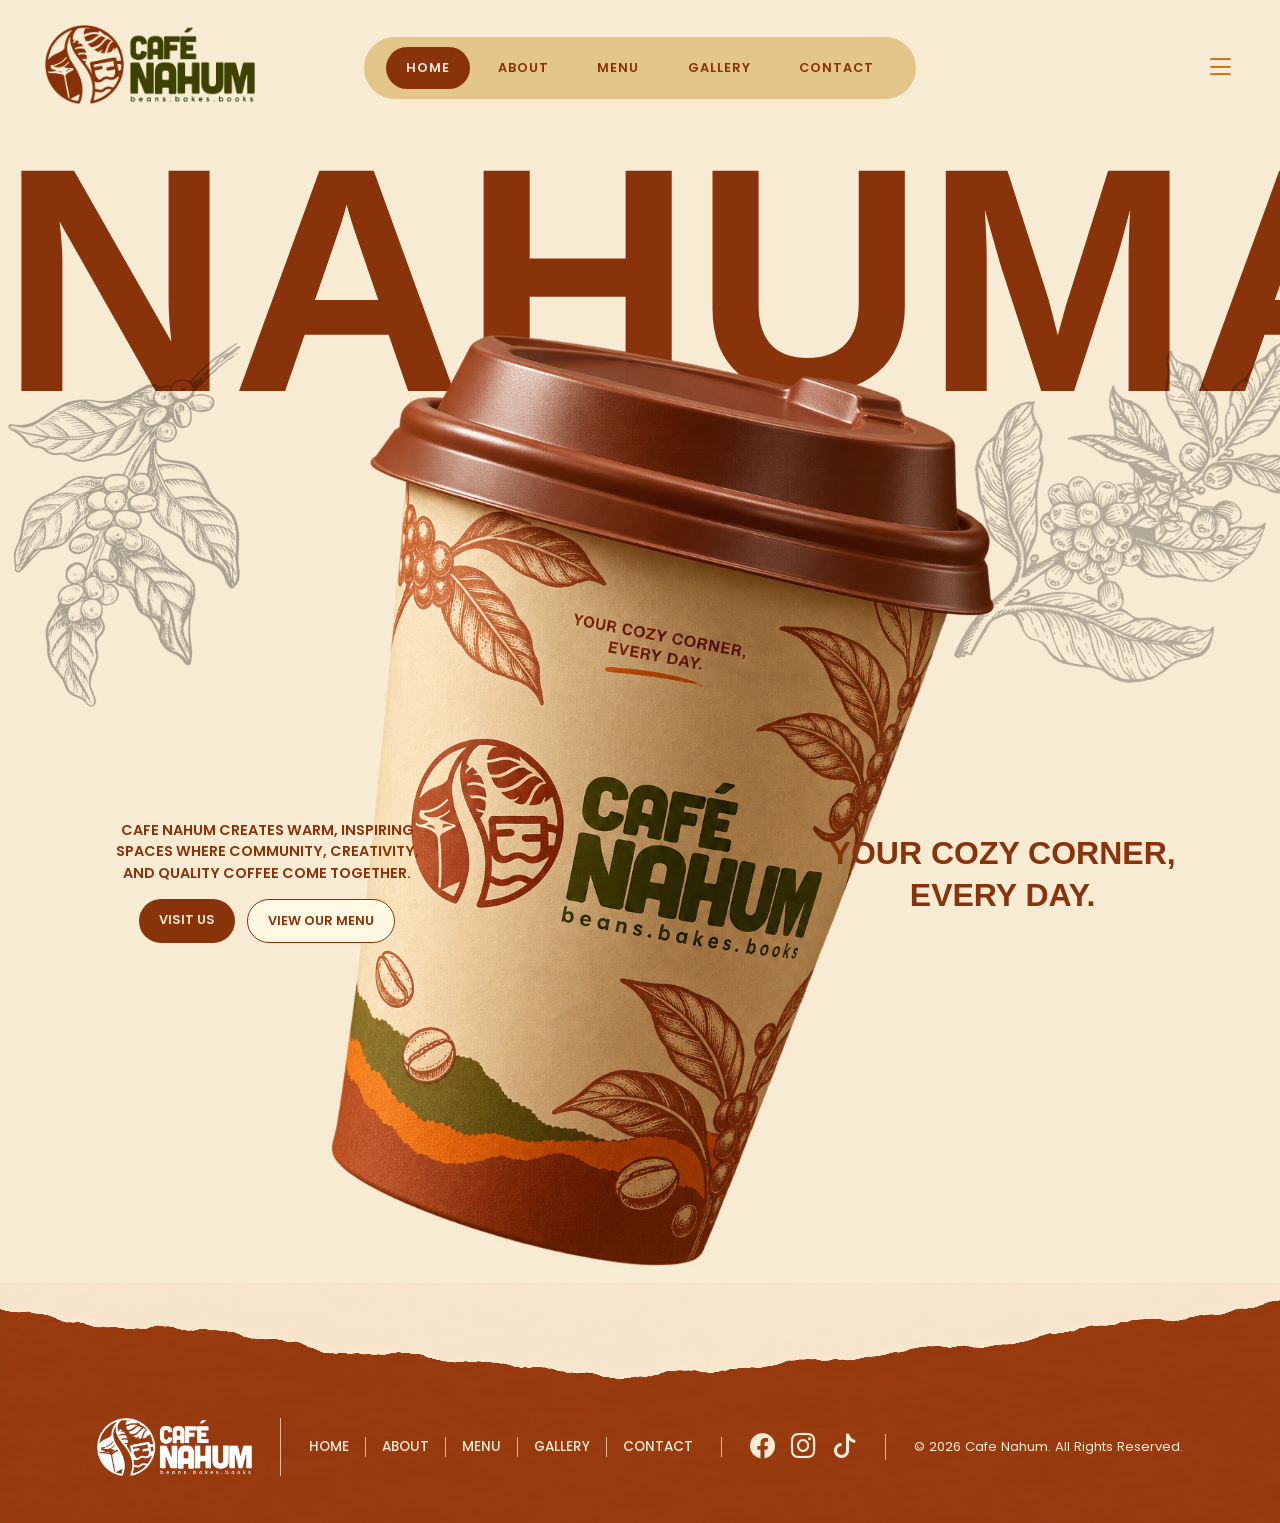
<file: index.html>
<!DOCTYPE html>
<html lang="en">
<head>
    <meta charset="UTF-8">
    <meta name="viewport" content="width=device-width, initial-scale=1.0">
    <title>Cafe Nahum | Home</title>

    <!-- Favicon -->
    <link rel="icon" type="image/x-icon" href="images/favicon.ico">

    <!-- Shared and Home page stylesheets -->
    <link rel="stylesheet" href="css/universal.css">
    <link rel="stylesheet" href="css/home.css">

    <!-- Google Fonts -->
    <link href="https://fonts.googleapis.com/css2?family=Poppins:wght@300;400;500;600;700&display=swap" rel="stylesheet">
    <link href="https://fonts.cdnfonts.com/css/cubano" rel="stylesheet">
    <link href="https://fonts.googleapis.com/css2?family=Caprasimo&family=Chango&family=Google+Sans+Flex:opsz,wght@6..144,1..1000&family=Gorditas:wght@400;700&family=Mochiy+Pop+One&display=swap" rel="stylesheet">

    <!-- Icons -->
    <link rel="stylesheet" href="https://cdn.jsdelivr.net/npm/bootstrap-icons@1.11.3/font/bootstrap-icons.css">
</head>

<body>

    <!-- Header Section (Logo, Navbar, and Sidebar Menu) -->
    <header class="header">

            <!-- Cafe Nahum Logo -->
            <a class="logo" href="index.html" aria-label="Home">
                <img src="images/nahumlogo.png" alt="Cafe Nahum Logo" >
            </a>

            <!-- Middle Floating Navbar -->
            <nav class="main-nav" aria-label="Main navigation">
                <a class="active" href="index.html">HOME</a>
                <a href="about.html">ABOUT</a>
                <a href="services.html">MENU</a>
                <a href="gallery.html">GALLERY</a>
                <a href="contact.html">CONTACT</a>
            </nav>

            <!-- Sidebar Menu Button -->
            <div class="nav-icon">
                <details class="site-sidebar">
                    <summary aria-label="Open sidebar"><i class="bi bi-list"></i></summary>
                    <nav class="sidebar-menu" aria-label="Sidebar navigation">
                        <a class="sidebar-logo" href="index.html"><img src="images/nahumlogo.png" alt="Cafe Nahum"></a>
                        <a href="index.html">Home</a>
                        <a href="about.html">About</a>
                        <a href="services.html">Menu</a>
                        <a href="gallery.html">Gallery</a>
                        <a href="contact.html">Contact</a>
                        <div class="sidebar-bottom">
                            <p>18 Commission Civil Street<br>Iloilo City</p>
                            <p>cakesbybenz@gmail.com</p>
                            <div class="sidebar-social">
                                <a href="https://www.facebook.com/cafenahumans" aria-label="Facebook"><i class="bi bi-facebook"></i></a>
                                <a href="https://www.instagram.com/cafenahum_?utm_source=ig_web_button_share_sheet&amp;stkn=ZDNlZDc0MzIxNw==" aria-label="Instagram"><i class="bi bi-instagram"></i></a>
                                <a href="https://www.tiktok.com/@cafe.nahum?is_from_webapp=1&amp;sender_device=pc" aria-label="TikTok"><i class="bi bi-tiktok"></i></a>
                            </div>
                            <p>© 2026 Café Nahum</p>
                        </div>
                    </nav>
                </details>
            </div>

    </header>

    <main class="hero">

        <!-- Background Title -->
        <h1 class="hero-title">NAHUMANS</h1>

        <!-- Background IMage designs -->
        <img class="hero-botanical hero-botanical-left" src="images/Background-design (1).png" alt="" aria-hidden="true">
        <img class="hero-botanical hero-botanical-right" src="images/Background-design (2).png" alt="" aria-hidden="true">
        <div class="content-position">
            <div class="content">
                <!-- Coffee Cup Image -->
                <div class="coffee-cup">
                    <img src="images/coffeecup.png" alt="Coffee Cup" >
                </div>
            </div>
        </div>

        <!-- Left Contentz -->
        <div class="hero-left">
            <p>
                CAFE NAHUM CREATES WARM, INSPIRING SPACES
                WHERE COMMUNITY, CREATIVITY, AND QUALITY
                COFFEE COME TOGETHER.
            </p>

            <div class="hero-buttons">
                <a href="contact.html" class="visit-button">VISIT US</a>
                <a href="services.html" class="menu-button">VIEW OUR MENU</a>
            </div>
        </div>

        <!-- Right Content -->
        <div class="hero-right">
            <h2>YOUR COZY CORNER,<br>EVERY DAY.</h2>
        </div>
    </main>

    <!-- Footer Part -->
    <footer class="footer">
        <div class="footer-content">
            <a class="footer-logo" href="index.html"><img src="images/nahumlogo.png" alt="Cafe Nahum"></a>
            <nav class="footer-nav" aria-label="Footer navigation">
                <a href="index.html">HOME</a>
                <a href="about.html">ABOUT</a>
                <a href="services.html">MENU</a>
                <a href="gallery.html">GALLERY</a>
                <a href="contact.html">CONTACT</a>
            </nav>
            <div class="footer-social">
                <a href="https://www.facebook.com/cafenahumans" aria-label="Facebook"><i class="bi bi-facebook"></i></a>
                <a href="https://www.instagram.com/cafenahum_?utm_source=ig_web_button_share_sheet&amp;stkn=ZDNlZDc0MzIxNw==" aria-label="Instagram"><i class="bi bi-instagram"></i></a>
                <a href="https://www.tiktok.com/@cafe.nahum?is_from_webapp=1&amp;sender_device=pc" aria-label="TikTok"><i class="bi bi-tiktok"></i></a>
            </div>
            <p>© 2026 Cafe Nahum. All Rights Reserved.</p>
        </div>
    </footer>
</body>


</html>
</file>
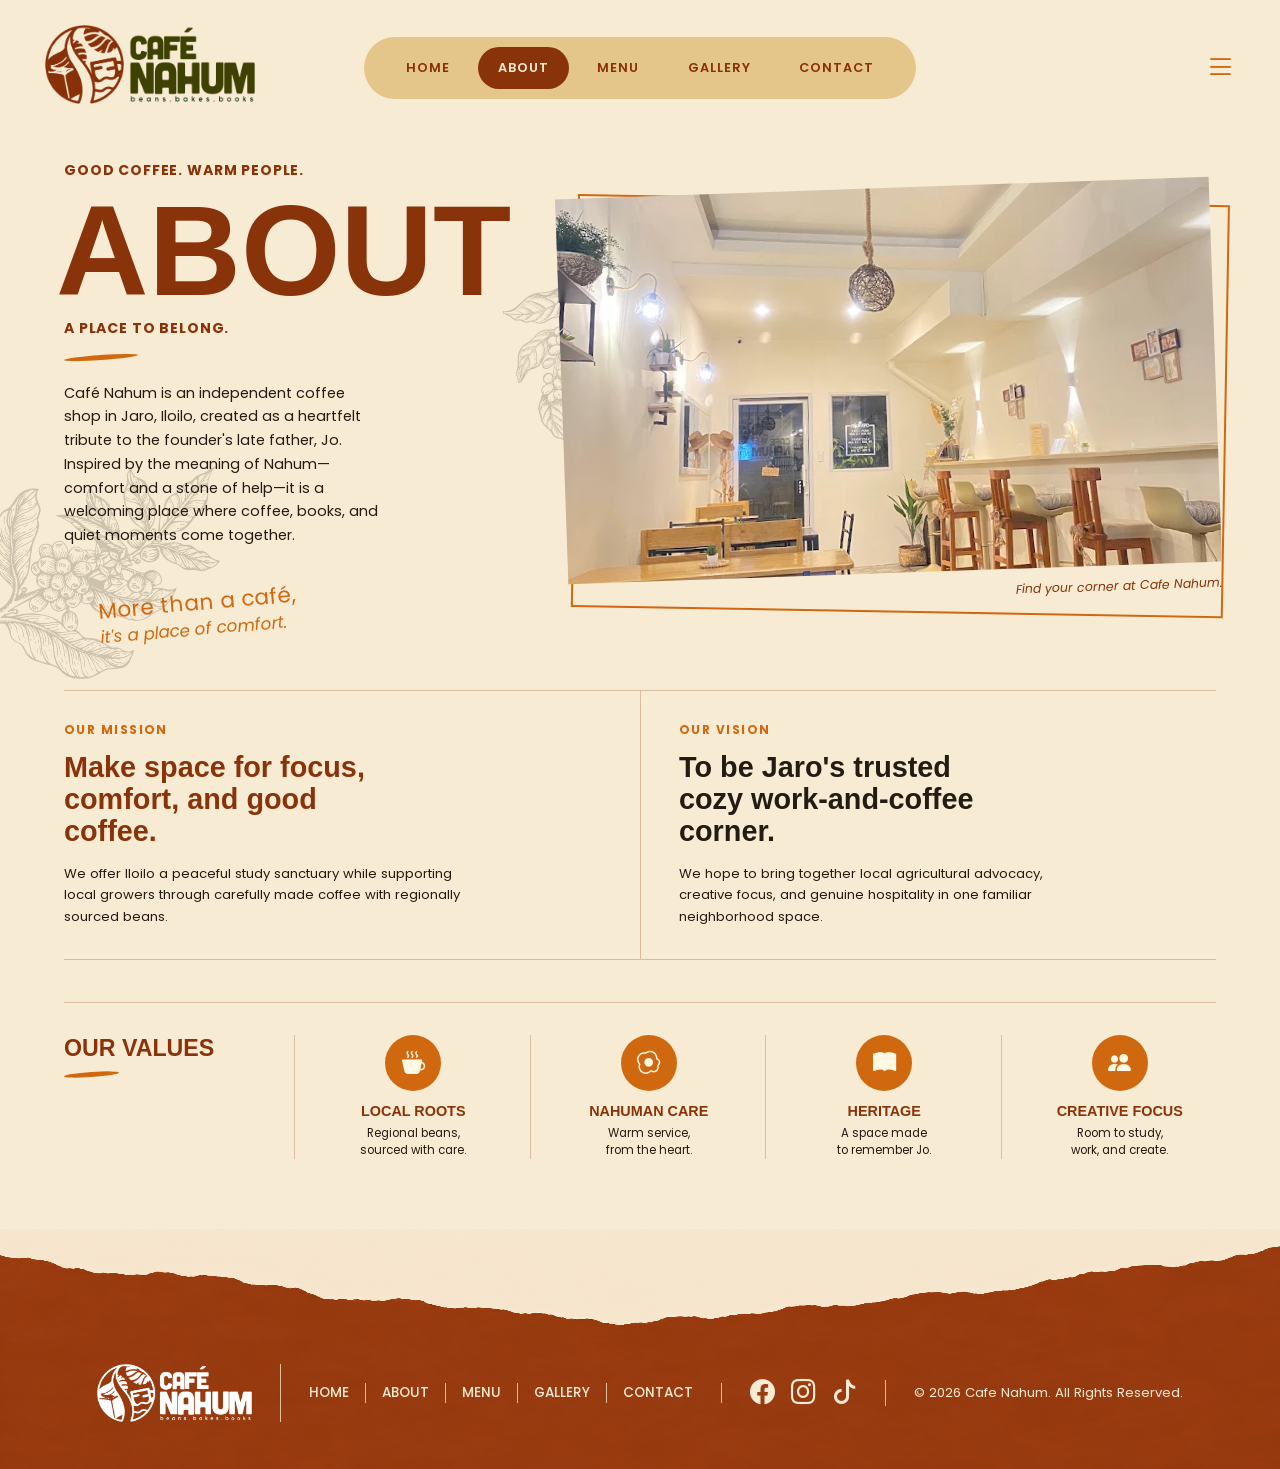
<file: about.html>
<!DOCTYPE html>
<html lang="en">
<head>
    <meta charset="UTF-8">
    <meta name="viewport" content="width=device-width, initial-scale=1.0">
    <title>Cafe Nahum | About</title>

    <!-- Favicon -->
    <link rel="icon" type="image/x-icon" href="images/favicon.ico">

    <!-- Shared and About page stylesheets -->
    <link rel="stylesheet" href="css/universal.css">
    <link rel="stylesheet" href="css/about.css">

    <!-- Google Fonts -->
    <link href="https://fonts.googleapis.com/css2?family=Poppins:wght@300;400;500;600;700&display=swap" rel="stylesheet">
    <link href="https://fonts.cdnfonts.com/css/cubano" rel="stylesheet">

    <!-- Icons -->
    <link rel="stylesheet" href="https://cdn.jsdelivr.net/npm/bootstrap-icons@1.11.3/font/bootstrap-icons.css">
</head>

<body>

    <!-- Header Section (Logo, Navbar, and Sidebar Menu) -->
    <header class="header">

            <!-- Cafe Nahum Logo -->
            <a class="logo" href="index.html" aria-label="Home">
                <img src="images/nahumlogo.png" alt="Cafe Nahum Logo" >
            </a>

            <!-- Middle Floating Navbar -->
            <nav class="main-nav" aria-label="Main navigation">
                <a href="index.html">HOME</a>
                <a class="active" href="about.html">ABOUT</a>
                <a href="services.html">MENU</a>
                <a href="gallery.html">GALLERY</a>
                <a href="contact.html">CONTACT</a>
            </nav>

            <!-- Sidebar Menu Button -->
            <div class="nav-icon">
                <details class="site-sidebar">
                    <summary aria-label="Open sidebar"><i class="bi bi-list"></i></summary>
                    <nav class="sidebar-menu" aria-label="Sidebar navigation">
                        <a class="sidebar-logo" href="index.html"><img src="images/nahumlogo.png" alt="Cafe Nahum"></a>
                        <a href="index.html">Home</a>
                        <a href="about.html">About</a>
                        <a href="services.html">Menu</a>
                        <a href="gallery.html">Gallery</a>
                        <a href="contact.html">Contact</a>
                        <div class="sidebar-bottom">
                            <p>18 Commission Civil Street<br>Iloilo City</p>
                            <p>cakesbybenz@gmail.com</p>
                            <div class="sidebar-social">
                                <a href="https://www.facebook.com/cafenahumans" aria-label="Facebook"><i class="bi bi-facebook"></i></a>
                                <a href="https://www.instagram.com/cafenahum_?utm_source=ig_web_button_share_sheet&amp;stkn=ZDNlZDc0MzIxNw==" aria-label="Instagram"><i class="bi bi-instagram"></i></a>
                                <a href="https://www.tiktok.com/@cafe.nahum?is_from_webapp=1&amp;sender_device=pc" aria-label="TikTok"><i class="bi bi-tiktok"></i></a>
                            </div>
                            <p>© 2026 Café Nahum</p>
                        </div>
                    </nav>
                </details>
            </div>

    </header>

    <main class="about-page">
        <section class="about-intro" aria-labelledby="about-title">
            <div class="about-copy">
                <p class="eyebrow">GOOD COFFEE. WARM PEOPLE.</p>
                <h1 id="about-title">ABOUT</h1>
                <p class="about-lead">A PLACE TO BELONG.</p>
                <span class="brush-line" aria-hidden="true"></span>

                <p class="about-text">
                    Café Nahum is an independent coffee shop in Jaro, Iloilo, created as a heartfelt tribute
                    to the founder's late father, Jo. Inspired by the meaning of Nahum—comfort and a stone of
                    help—it is a welcoming place where coffee, books, and quiet moments come together.
                </p>

                <p class="about-note">More than a café,<br><em>it's a place of comfort.</em></p>
            </div>

            <figure class="about-photo">
                <img src="images/nahumpic (1).png" alt="The warm interior of Cafe Nahum">
                <figcaption>Find your corner at Cafe Nahum.</figcaption>
            </figure>

            <img class="about-leaf about-leaf-top" src="images/Background-design (1).png" alt="" aria-hidden="true">
            <img class="about-leaf about-leaf-bottom" src="images/Background-design (2).png" alt="" aria-hidden="true">
        </section>

        <!-- Purpose Section (Mission and Vision) -->
        <section class="purpose" aria-label="Cafe Nahum mission and vision">
            <article class="purpose-card">
                <p class="purpose-label">OUR MISSION</p>
                <h2>Make space for focus, comfort, and good coffee.</h2>
                <p>
                    We offer Iloilo a peaceful study sanctuary while supporting local growers through
                    carefully made coffee with regionally sourced beans.
                </p>
            </article>

            <article class="purpose-card purpose-card-featured">
                <p class="purpose-label">OUR VISION</p>
                <h2>To be Jaro's trusted cozy work-and-coffee corner.</h2>
                <p>
                    We hope to bring together local agricultural advocacy, creative focus, and genuine
                    hospitality in one familiar neighborhood space.
                </p>
            </article>
        </section>

        <section class="values" aria-labelledby="values-title">
            <div class="values-heading">
                <h2 id="values-title">OUR VALUES</h2>
                <span class="brush-line" aria-hidden="true"></span>
            </div>

            <div class="value-list">
                <article class="value">
                    <div class="value-icon" aria-hidden="true"><i class="bi bi-cup-hot-fill"></i></div>
                    <h3>LOCAL ROOTS</h3>
                    <p>Regional beans,<br>sourced with care.</p>
                </article>
                <article class="value">
                    <div class="value-icon" aria-hidden="true"><i class="bi bi-egg-fried"></i></div>
                    <h3>NAHUMAN CARE</h3>
                    <p>Warm service,<br>from the heart.</p>
                </article>
                <article class="value">
                    <div class="value-icon" aria-hidden="true"><i class="bi bi-book-fill"></i></div>
                    <h3>HERITAGE</h3>
                    <p>A space made<br>to remember Jo.</p>
                </article>
                <article class="value">
                    <div class="value-icon" aria-hidden="true"><i class="bi bi-people-fill"></i></div>
                    <h3>CREATIVE FOCUS</h3>
                    <p>Room to study,<br>work, and create.</p>
                </article>
            </div>
        </section>
    </main>

    <!-- Footer Part -->
    <footer class="footer">
        <div class="footer-content">
            <a class="footer-logo" href="index.html"><img src="images/nahumlogo.png" alt="Cafe Nahum"></a>
            <nav class="footer-nav" aria-label="Footer navigation">
                <a href="index.html">HOME</a>
                <a href="about.html">ABOUT</a>
                <a href="services.html">MENU</a>
                <a href="gallery.html">GALLERY</a>
                <a href="contact.html">CONTACT</a>
            </nav>
            <div class="footer-social">
                <a href="https://www.facebook.com/cafenahumans" aria-label="Facebook"><i class="bi bi-facebook"></i></a>
                <a href="https://www.instagram.com/cafenahum_?utm_source=ig_web_button_share_sheet&amp;stkn=ZDNlZDc0MzIxNw==" aria-label="Instagram"><i class="bi bi-instagram"></i></a>
                <a href="https://www.tiktok.com/@cafe.nahum?is_from_webapp=1&amp;sender_device=pc" aria-label="TikTok"><i class="bi bi-tiktok"></i></a>
            </div>
            <p>© 2026 Cafe Nahum. All Rights Reserved.</p>
        </div>
    </footer>
</body>

</html>
</file>
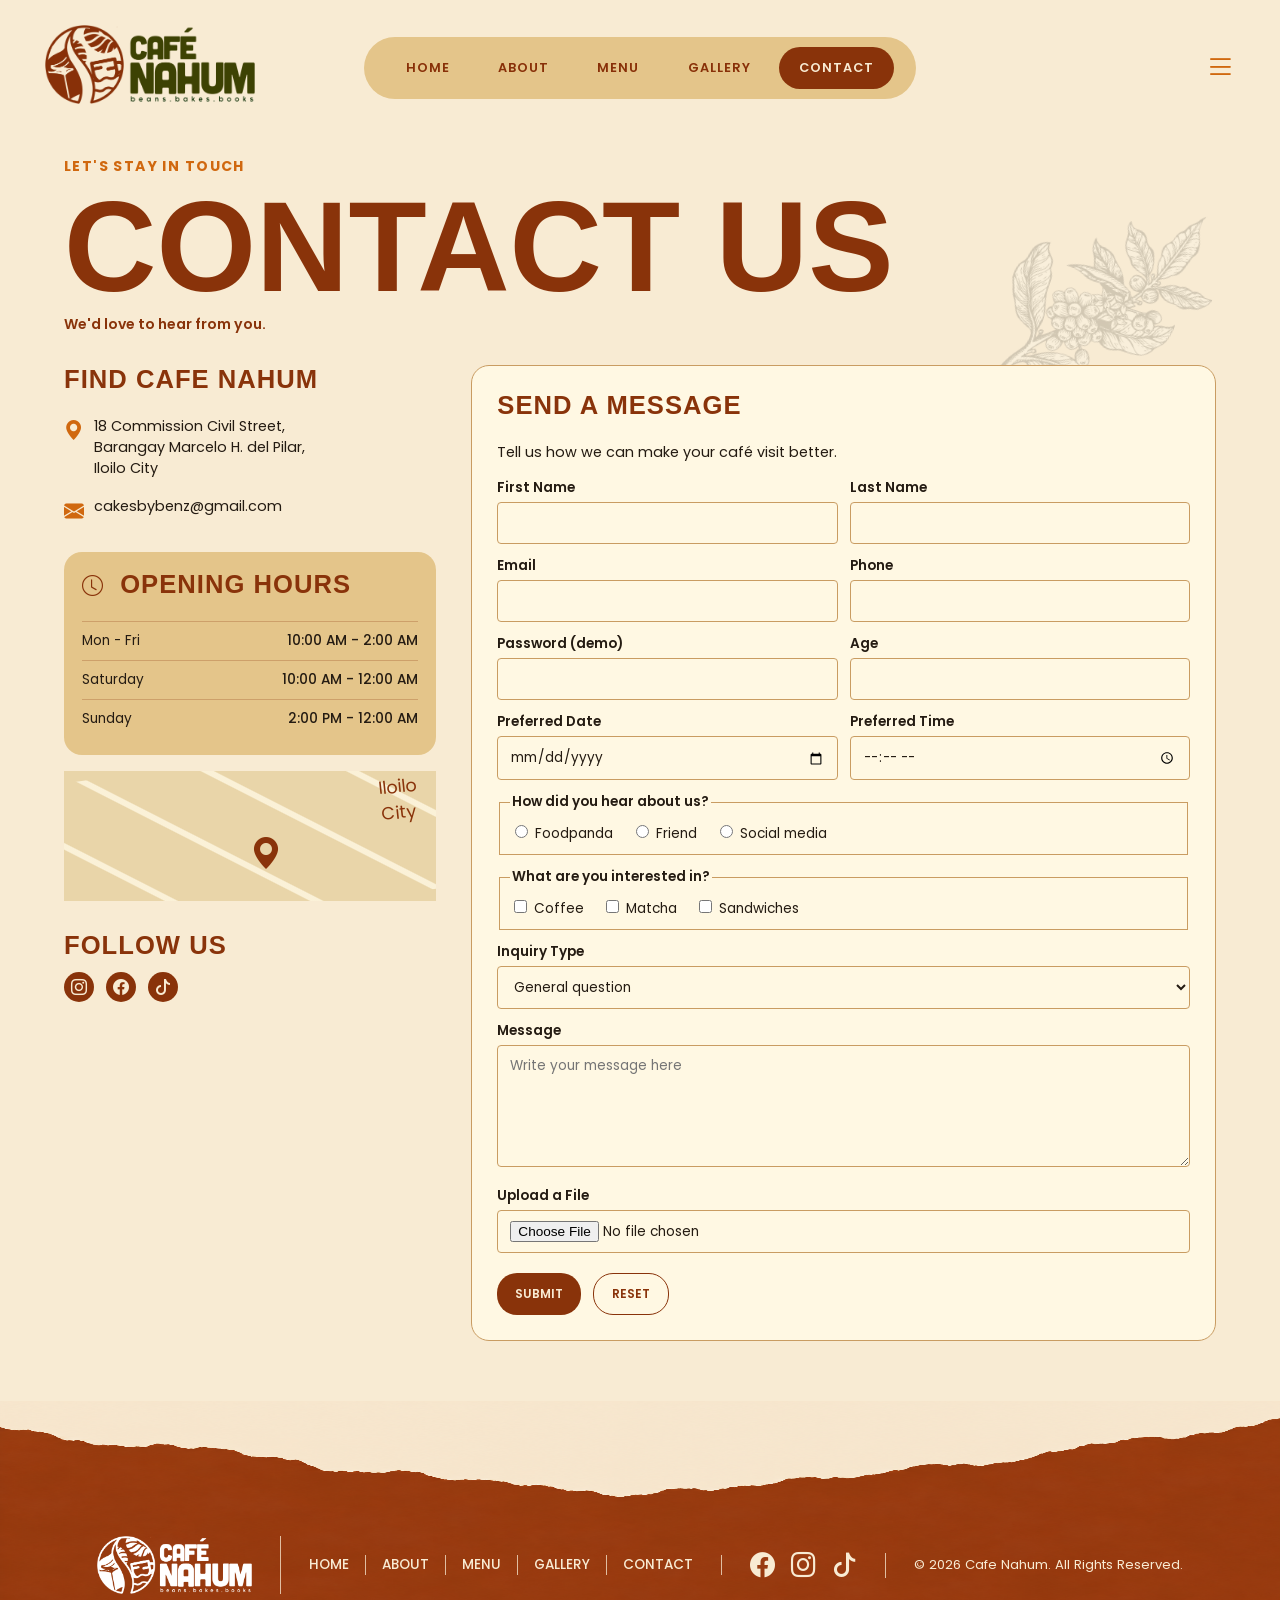
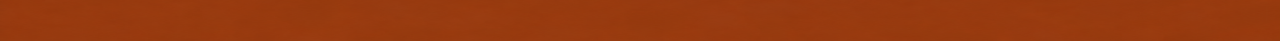
<file: contact.html>
<!DOCTYPE html>
<html lang="en">
<head>
    <meta charset="UTF-8">
    <meta name="viewport" content="width=device-width, initial-scale=1.0">
    <title>Cafe Nahum | Contact</title>

    <!-- Favicon -->
    <link rel="icon" type="image/x-icon" href="images/favicon.ico">

    <!-- Shared and Contact page stylesheets -->
    <link rel="stylesheet" href="css/universal.css">
    <link rel="stylesheet" href="css/contact.css">

    <!-- Google Fonts -->
    <link href="https://fonts.googleapis.com/css2?family=Poppins:wght@300;400;500;600;700&display=swap" rel="stylesheet">
    <link href="https://fonts.cdnfonts.com/css/cubano" rel="stylesheet">

    <!-- Icons -->
    <link rel="stylesheet" href="https://cdn.jsdelivr.net/npm/bootstrap-icons@1.11.3/font/bootstrap-icons.css">
</head>

<body>

    <!-- Header Section (Logo, Navbar, and Sidebar Menu) -->
    <header class="header">

            <!-- Cafe Nahum Logo -->
            <a class="logo" href="index.html" aria-label="Home">
                <img src="images/nahumlogo.png" alt="Cafe Nahum Logo" >
            </a>

            <!-- Middle Floating Navbar -->
            <nav class="main-nav" aria-label="Main navigation">
                <a href="index.html">HOME</a>
                <a href="about.html">ABOUT</a>
                <a href="services.html">MENU</a>
                <a href="gallery.html">GALLERY</a>
                <a class="active" href="contact.html">CONTACT</a>
            </nav>

            <!-- Sidebar Menu Button -->
            <div class="nav-icon">
                <details class="site-sidebar">
                    <summary aria-label="Open sidebar"><i class="bi bi-list"></i></summary>
                    <nav class="sidebar-menu" aria-label="Sidebar navigation">
                        <a class="sidebar-logo" href="index.html"><img src="images/nahumlogo.png" alt="Cafe Nahum"></a>
                        <a href="index.html">Home</a>
                        <a href="about.html">About</a>
                        <a href="services.html">Menu</a>
                        <a href="gallery.html">Gallery</a>
                        <a href="contact.html">Contact</a>
                        <div class="sidebar-bottom">
                            <p>18 Commission Civil Street<br>Iloilo City</p>
                            <p>cakesbybenz@gmail.com</p>
                            <div class="sidebar-social">
                                <a href="https://www.facebook.com/cafenahumans" aria-label="Facebook"><i class="bi bi-facebook"></i></a>
                                <a href="https://www.instagram.com/cafenahum_?utm_source=ig_web_button_share_sheet&amp;stkn=ZDNlZDc0MzIxNw==" aria-label="Instagram"><i class="bi bi-instagram"></i></a>
                                <a href="https://www.tiktok.com/@cafe.nahum?is_from_webapp=1&amp;sender_device=pc" aria-label="TikTok"><i class="bi bi-tiktok"></i></a>
                            </div>
                            <p>© 2026 Café Nahum</p>
                        </div>
                    </nav>
                </details>
            </div>

    </header>

    <main class="contact-page">
        <img class="contact-botanical contact-botanical-left" src="images/Background-design (1).png" alt="" aria-hidden="true">
        <img class="contact-botanical contact-botanical-right" src="images/Background-design (2).png" alt="" aria-hidden="true">

        <section class="contact-heading">
            <p class="contact-small-title">LET'S STAY IN TOUCH</p>
            <h1>CONTACT US</h1>
            <p class="contact-subtitle">We'd love to hear from you.</p>
        </section>

        <section class="contact-content">
            <div class="contact-details">
                <!-- Contact Information Section -->
                <h2>FIND CAFE NAHUM</h2>
                <p><i class="bi bi-geo-alt-fill"></i>18 Commission Civil Street,<br>Barangay Marcelo H. del Pilar,<br>Iloilo City</p>
                <p><i class="bi bi-envelope-fill"></i>cakesbybenz@gmail.com</p>

                <!-- Opening Hours and Map -->
                <aside class="contact-side">
                    <section class="hours-box">
                        <h2><i class="bi bi-clock"></i> OPENING HOURS</h2>
                        <p><span>Mon - Fri</span><strong>10:00 AM - 2:00 AM</strong></p>
                        <p><span>Saturday</span><strong>10:00 AM - 12:00 AM</strong></p>
                        <p><span>Sunday</span><strong>2:00 PM - 12:00 AM</strong></p>
                    </section>

                    <section class="map-box" aria-label="Cafe Nahum location map">
                        <div class="map-lines"></div>
                        <i class="bi bi-geo-alt-fill map-pin"></i>
                        <p>Iloilo<br>City</p>
                    </section>
                </aside>

                

                <h2 class="follow-title">FOLLOW US</h2>
                <div class="social-links">
                    <a href="https://www.instagram.com/cafenahum_?utm_source=ig_web_button_share_sheet&amp;stkn=ZDNlZDc0MzIxNw==" aria-label="Instagram"><i class="bi bi-instagram"></i></a>
                    <a href="https://www.facebook.com/cafenahumans" aria-label="Facebook"><i class="bi bi-facebook"></i></a>
                    <a href="https://www.tiktok.com/@cafe.nahum?is_from_webapp=1&amp;sender_device=pc" aria-label="TikTok"><i class="bi bi-tiktok"></i></a>
                </div>

                
            </div>

            <!-- Contact Form Section -->
            <section class="contact-form-section" aria-labelledby="form-title">
                <div>
                    <h2 id="form-title">SEND A MESSAGE</h2>
                    <p>Tell us how we can make your café visit better.</p>
                </div>

                <form class="contact-form" action="#" method="post" enctype="multipart/form-data">
                    <div class="form-row">
                        <div class="form-field">
                            <label for="first-name">First Name</label>
                            <input type="text" id="first-name" name="first-name" required>
                        </div>
                        <div class="form-field">
                            <label for="last-name">Last Name</label>
                            <input type="text" id="last-name" name="last-name" required>
                        </div>
                    </div>

                    <div class="form-row">
                        <div class="form-field">
                            <label for="email">Email</label>
                            <input type="email" id="email" name="email" required>
                        </div>
                        <div class="form-field">
                            <label for="phone">Phone</label>
                            <input type="tel" id="phone" name="phone">
                        </div>
                    </div>

                    <div class="form-row">
                        <div class="form-field">
                            <label for="password">Password (demo)</label>
                            <input type="password" id="password" name="password">
                        </div>
                        <div class="form-field">
                            <label for="age">Age</label>
                            <input type="number" id="age" name="age" min="1" max="120">
                        </div>
                    </div>

                    <div class="form-row">
                        <div class="form-field">
                            <label for="visit-date">Preferred Date</label>
                            <input type="date" id="visit-date" name="visit-date">
                        </div>
                        <div class="form-field">
                            <label for="visit-time">Preferred Time</label>
                            <input type="time" id="visit-time" name="visit-time">
                        </div>
                    </div>

                    <fieldset>
                        <legend>How did you hear about us?</legend>
                        <label><input type="radio" name="source" value="foodpanda"> Foodpanda</label>
                        <label><input type="radio" name="source" value="friend"> Friend</label>
                        <label><input type="radio" name="source" value="social-media"> Social media</label>
                    </fieldset>

                    <fieldset>
                        <legend>What are you interested in?</legend>
                        <label><input type="checkbox" name="topic" value="coffee"> Coffee</label>
                        <label><input type="checkbox" name="topic" value="matcha"> Matcha</label>
                        <label><input type="checkbox" name="topic" value="sandwiches"> Sandwiches</label>
                    </fieldset>

                    <div class="form-full">
                        <label for="inquiry-type">Inquiry Type</label>
                        <select id="inquiry-type" name="inquiry-type">
                            <option value="general">General question</option>
                            <option value="reservation">Reservation</option>
                            <option value="event">Private event</option>
                            <option value="feedback">Feedback</option>
                        </select>
                    </div>

                    <div class="form-full">
                        <label for="message">Message</label>
                        <textarea id="message" name="message" rows="5" placeholder="Write your message here"></textarea>
                    </div>

                    <div class="form-full">
                        <label for="attachment">Upload a File</label>
                        <input type="file" id="attachment" name="attachment">
                    </div>

                    <div class="form-buttons">
                        <button type="submit">SUBMIT</button>
                        <button type="reset">RESET</button>
                    </div>
                </form>
            </section>
        </section>
    </main>

    <!-- Footer Part -->
    <footer class="footer contact-footer">
        <div class="footer-content">
            <a class="footer-logo" href="index.html"><img src="images/nahumlogo.png" alt="Cafe Nahum"></a>
                <nav class="footer-nav" aria-label="Footer navigation">
                    <a href="index.html">HOME</a>
                    <a href="about.html">ABOUT</a>
                    <a href="services.html">MENU</a>
                    <a href="gallery.html">GALLERY</a>
                    <a href="contact.html">CONTACT</a>
                </nav>
            <div class="footer-social">
                <a href="https://www.facebook.com/cafenahumans" aria-label="Facebook"><i class="bi bi-facebook"></i></a>
                <a href="https://www.instagram.com/cafenahum_?utm_source=ig_web_button_share_sheet&amp;stkn=ZDNlZDc0MzIxNw==" aria-label="Instagram"><i class="bi bi-instagram"></i></a>
                <a href="https://www.tiktok.com/@cafe.nahum?is_from_webapp=1&amp;sender_device=pc" aria-label="TikTok"><i class="bi bi-tiktok"></i></a>
            </div>
                <p>© 2026 Cafe Nahum. All Rights Reserved.</p>
        </div>
    </footer>

</body>

</html>
</file>
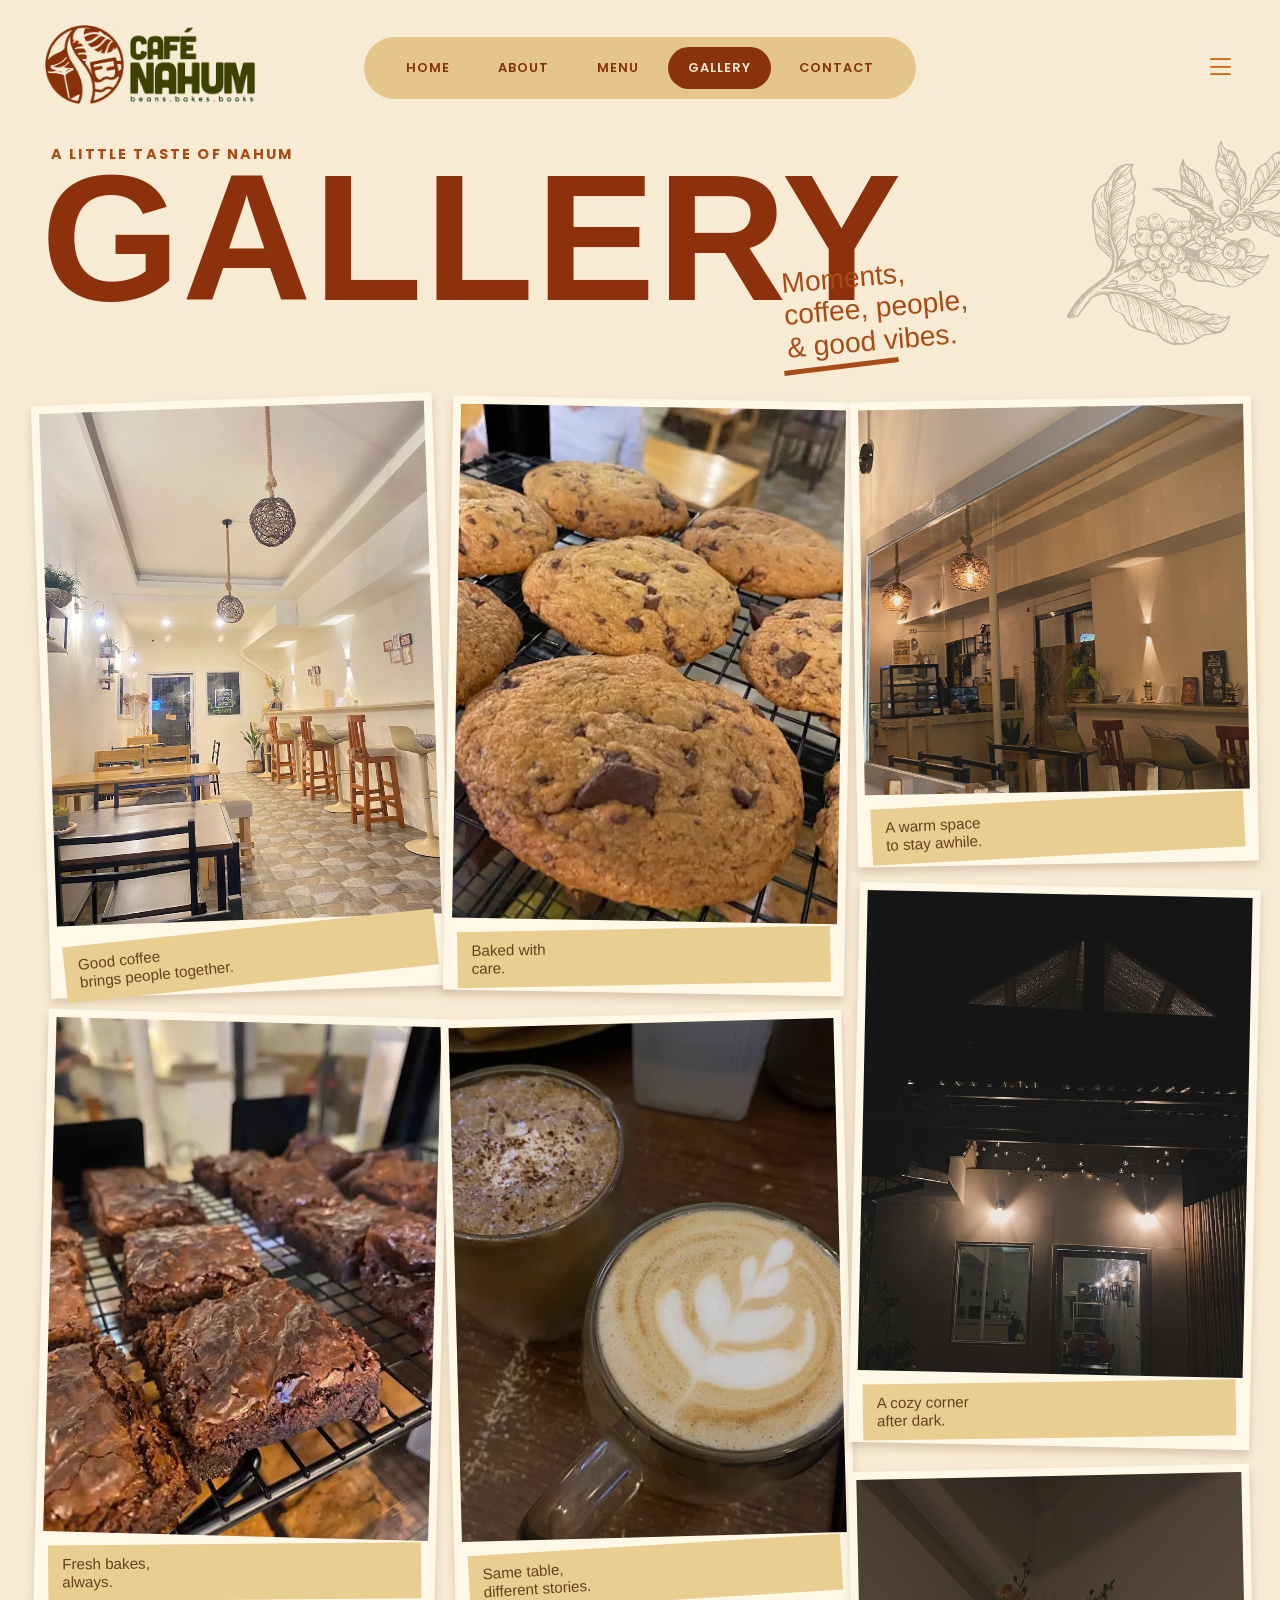
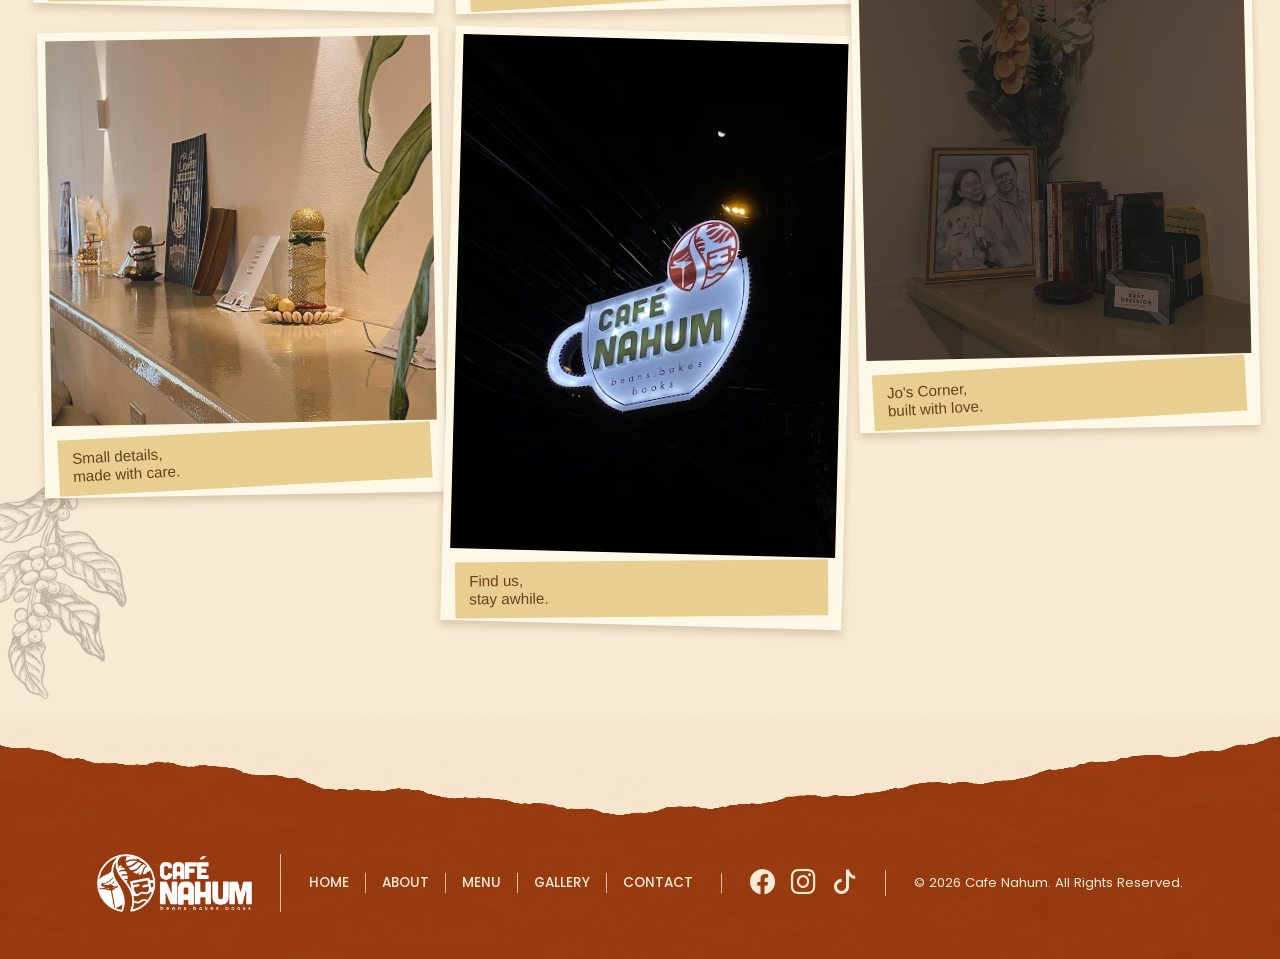
<file: gallery.html>
<!DOCTYPE html>
<html lang="en">
<head>
    <meta charset="UTF-8">
    <meta name="viewport" content="width=device-width, initial-scale=1.0">
    <title>Cafe Nahum | Gallery</title>

    <!-- Favicon -->
    <link rel="icon" type="image/x-icon" href="images/favicon.ico">

    <!-- Shared and Gallery page stylesheets -->
    <link rel="stylesheet" href="css/universal.css">
    <link rel="stylesheet" href="css/gallery.css">

    <!-- Google Fonts -->
    <link href="https://fonts.googleapis.com/css2?family=Poppins:wght@300;400;500;600;700&display=swap" rel="stylesheet">
    <link href="https://fonts.cdnfonts.com/css/cubano" rel="stylesheet">

    <!-- Icons -->
    <link rel="stylesheet" href="https://cdn.jsdelivr.net/npm/bootstrap-icons@1.11.3/font/bootstrap-icons.css">
</head>

<body>

    <!-- Header Section (Logo, Navbar, and Sidebar Menu) -->
    <header class="header">

            <!-- Cafe Nahum Logo -->
            <a class="logo" href="index.html" aria-label="Home">
                <img src="images/nahumlogo.png" alt="Cafe Nahum Logo" >
            </a>

            <!-- Middle Floating Navbar -->
            <nav class="main-nav" aria-label="Main navigation">
                <a href="index.html">HOME</a>
                <a href="about.html">ABOUT</a>
                <a href="services.html">MENU</a>
                <a class="active" href="gallery.html">GALLERY</a>
                <a href="contact.html">CONTACT</a>
            </nav>

            <!-- Sidebar Menu Button -->
            <div class="nav-icon">
                <details class="site-sidebar">
                    <summary aria-label="Open sidebar"><i class="bi bi-list"></i></summary>
                    <nav class="sidebar-menu" aria-label="Sidebar navigation">
                        <a class="sidebar-logo" href="index.html"><img src="images/nahumlogo.png" alt="Cafe Nahum"></a>
                        <a href="index.html">Home</a>
                        <a href="about.html">About</a>
                        <a href="services.html">Menu</a>
                        <a href="gallery.html">Gallery</a>
                        <a href="contact.html">Contact</a>
                        <div class="sidebar-bottom">
                            <p>18 Commission Civil Street<br>Iloilo City</p>
                            <p>cakesbybenz@gmail.com</p>
                            <div class="sidebar-social">
                                <a href="https://www.facebook.com/cafenahumans" aria-label="Facebook"><i class="bi bi-facebook"></i></a>
                                <a href="https://www.instagram.com/cafenahum_?utm_source=ig_web_button_share_sheet&amp;stkn=ZDNlZDc0MzIxNw==" aria-label="Instagram"><i class="bi bi-instagram"></i></a>
                                <a href="https://www.tiktok.com/@cafe.nahum?is_from_webapp=1&amp;sender_device=pc" aria-label="TikTok"><i class="bi bi-tiktok"></i></a>
                            </div>
                            <p>© 2026 Café Nahum</p>
                        </div>
                    </nav>
                </details>
            </div>

    </header>

    <main class="gallery-page">
        <img class="gallery-botanical gallery-botanical-top" src="images/Background-design (2).png" alt="">
        <img class="gallery-botanical gallery-botanical-bottom" src="images/Background-design (1).png" alt="">

        <div class="gallery-heading">
            <p class="gallery-kicker">A little taste of Nahum</p>
            <h1>GALLERY</h1>
            <p class="gallery-note">Moments,<br>coffee, people,<br>&amp; good vibes.</p>
            <span class="gallery-brush"></span>
        </div>

        <!-- Gallery Grid Section -->
        <section class="gallery-grid" aria-label="Cafe Nahum gallery">
            <figure class="gallery-card gallery-card-room">
               <img src="images/nahumpic (1).png" alt="Cafe Nahum interior">
                <figcaption>Good coffee<br>brings people together.</figcaption>
            </figure>
            <figure class="gallery-card gallery-card--portrait">
               <img src="images/nahumpic (2).png" alt="Fresh brownies at Cafe Nahum">
                <figcaption>Fresh bakes,<br>always.</figcaption>
            </figure>
            <figure class="gallery-card gallery-card--portrait">
               <img src="images/nahumpic (3).png" alt="Cafe Nahum counter details and warm lighting">
                <figcaption>Small details,<br>made with care.</figcaption>
            </figure>
            <figure class="gallery-card gallery-card--portrait">
               <img src="images/nahumpic (4).webp" alt="Chocolate chip cookies at Cafe Nahum">
                <figcaption>Baked with<br>care.</figcaption>
            </figure>
            <figure class="gallery-card gallery-card--portrait">
                <!-- User-provided coffee photo replaces the previous single-cup image. -->
               <img src="images/nahumpic (5).webp" alt="Two freshly made coffees at Cafe Nahum">
                <figcaption>Same table,<br>different stories.</figcaption>
            </figure>
            <figure class="gallery-card gallery-card--portrait">
               <img src="images/nahumpic (6).webp" alt="Cafe Nahum sign at night">
                <figcaption>Find us,<br>stay awhile.</figcaption>
            </figure>
            <figure class="gallery-card gallery-card--portrait gallery-card--natural">
               <img src="images/nahumpic (7).png" alt="Warm Cafe Nahum interior">
                <figcaption>A warm space<br>to stay awhile.</figcaption>
            </figure>
            <figure class="gallery-card gallery-card--natural">
               <img src="images/nahumpic (8).png" alt="Cafe Nahum exterior at night">
                <figcaption>A cozy corner<br>after dark.</figcaption>
            </figure>
            <figure class="gallery-card gallery-card--portrait gallery-card--natural">
               <img src="images/nahumpic (9).png" alt="Jo's Corner with books and a framed portrait at Cafe Nahum">
                <figcaption>Jo's Corner,<br>built with love.</figcaption>
            </figure>
        </section>
    </main>

    <!-- Footer Part -->
    <footer class="footer">
        <div class="footer-content">
            <a class="footer-logo" href="index.html"><img src="images/nahumlogo.png" alt="Cafe Nahum"></a>
            <nav class="footer-nav" aria-label="Footer navigation">
                <a href="index.html">HOME</a>
                <a href="about.html">ABOUT</a>
                <a href="services.html">MENU</a>
                <a href="gallery.html">GALLERY</a>
                <a href="contact.html">CONTACT</a>
            </nav>
            <div class="footer-social">
                <a href="https://www.facebook.com/cafenahumans" aria-label="Facebook"><i class="bi bi-facebook"></i></a>
                <a href="https://www.instagram.com/cafenahum_?utm_source=ig_web_button_share_sheet&amp;stkn=ZDNlZDc0MzIxNw==" aria-label="Instagram"><i class="bi bi-instagram"></i></a>
                <a href="https://www.tiktok.com/@cafe.nahum?is_from_webapp=1&amp;sender_device=pc" aria-label="TikTok"><i class="bi bi-tiktok"></i></a>
            </div>
            <p>© 2026 Cafe Nahum. All Rights Reserved.</p>
        </div>
    </footer>

</body>

</html>
</file>
<file: css/universal.css>
/* Shared styles used by every page. */
body {
    font-family: 'Poppins', sans-serif;
    margin: 0;
    background: #F8EBD3;
    color: #89330A;
}

a {
    text-decoration: none;
}

h1, h2, h3 {
    font-family: 'Cubano', sans-serif;
}

/* Header and navigation */
.header  {
    display: flex;
    align-items: center;
    justify-content: space-between;
    position: relative;
    padding: 25px 45px;
    z-index: 10;
}

.logo img {
    width: 210px;
}

.main-nav {
    display: flex;
    align-items: center;
    gap: 8px;
    background: #E4C58A;
    padding: 10px 22px;
    border-radius: 999px;
}

.main-nav a {
    color: #883008;
    font-size: 0.8rem;
    font-weight: 600;
    letter-spacing: 0.08em;
    padding: 12px 20px;
    border-radius: 999px;
}

.main-nav a.active {
    background: #89330A;
    color: #F8EBD3;
}

.main-nav a:hover {
    background: #89330A;
    color: #F8EBD3;
}

.main-nav:hover a.active:not(:hover) {
    background: transparent;
    color: #89330A;
}

.nav-icon {
    display: flex;
    align-items: center;
    justify-content: flex-end;
    width: 210px;
}

.nav-icon a {
    color: #D0680F;
    font-size: 1.7rem;
}

.nav-icon a:hover {
    background: #89330A;
    color: #F8EBD3;
    border-radius: 999px;
}

/* Collapsible sidebar menu */
.site-sidebar {
    position: relative;
}

.site-sidebar summary {
    color: #D0680F;
    cursor: pointer;
    font-size: 1.9rem;
    list-style: none;
}

.site-sidebar summary::-webkit-details-marker {
    display: none;
}

.site-sidebar[open] summary {
    color: #89330A;
    position: fixed;
    right: 25px;
    top: 28px;
    z-index: 30;
}

.sidebar-menu {
    background: #F8EBD3;
    box-shadow: -8px 0 24px rgba(69, 31, 10, 0.16);
    box-sizing: border-box;
    height: 100vh;
    right: 0;
    display: flex;
    flex-direction: column;
    padding: 35px 28px 24px;
    position: fixed;
    top: 0;
    width: 270px;
    z-index: 20;
}

.sidebar-logo {
    margin: 0 0 28px;
    padding: 0 !important;
}

.sidebar-logo img {
    display: block;
    width: 150px;
}

.sidebar-menu a {
    color: #241b12;
    display: block;
    font-family: 'Cubano', sans-serif;
    font-size: 1.6rem;
    line-height: 1.4;
    padding: 5px 0;
}

.sidebar-menu a:hover {
    background: transparent;
    border-radius: 0;
    color: #89330A;
}

.sidebar-bottom {
    border-top: 1px solid rgba(137, 51, 10, 0.2);
    margin-top: auto;
    padding-top: 15px;
}

.sidebar-bottom p {
    color: #89330A;
    font-size: 0.68rem;
    line-height: 1.5;
    margin: 0 0 10px;
}

.sidebar-social {
    display: flex;
    gap: 12px;
    margin: 8px 0 12px;
}

.sidebar-menu .sidebar-social a {
    color: #89330A;
    font-family: 'Poppins', sans-serif;
    font-size: 1.15rem;
    padding: 0;
}

/* Footer */
.footer {
    background-image: url('../images/footer-paper.png');
    background-position: center;
    background-repeat: no-repeat;
    background-size: 100% 100%;
    box-sizing: border-box;
    min-height: 240px;
    padding: 135px 42px 28px;
    position: relative;
    margin-top: 0;
    color: #F8EBD3;
}

.hero + .footer {
    margin-top: -60px;
}

.footer-content {
    align-items: center;
    display: flex;
    gap: 28px;
    justify-content: center;
    margin: 0 auto;
    max-width: 1360px;
}

.footer-logo {
    border-right: 1px solid rgba(248, 235, 211, 0.75);
    padding-right: 28px;
}

.footer-logo img {
    display: block;
    filter: brightness(0) invert(1);
    width: 155px;
}

.footer-nav,
.footer-social {
    align-items: center;
    display: flex;
    gap: 16px;
}

.footer-nav {
    border-right: 1px solid rgba(248, 235, 211, 0.75);
    padding-right: 28px;
}

.footer-nav a {
    color: #F8EBD3;
    font-size: 0.85rem;
    font-weight: 500;
}

.footer-nav a + a {
    border-left: 1px solid rgba(248, 235, 211, 0.75);
    padding-left: 16px;
}

.footer-social {
    border-right: 1px solid rgba(248, 235, 211, 0.75);
    padding-right: 28px;
}

.footer-social a {
    color: #F8EBD3;
    font-size: 1.55rem;
    line-height: 1;
}

.footer p {
    color: #F8EBD3;
    font-size: 0.82rem;
    margin: 0;
    white-space: nowrap;
}

/* Shared mobile layout */
@media (max-width: 620px) {
    .header {
        flex-wrap: wrap;
        padding: 18px 20px;
    }

    .logo img {
        width: 165px;
    }

    .nav-icon {
        width: auto;
    }

    .main-nav {
        gap: 0;
        justify-content: space-between;
        margin-top: 16px;
        order: 3;
        padding: 6px 8px;
        width: 100%;
    }

    .main-nav a {
        font-size: 0.55rem;
        letter-spacing: 0.03em;
        padding: 9px 5px;
    }

    .footer {
        margin-top: 0;
    }

    .hero + .footer {
        margin-top: 0;
    }

    .footer {
        background-size: 100% 100%;
        padding: 105px 24px 24px;
    }

    .footer-content {
        flex-direction: column;
        gap: 14px;
        text-align: center;
    }

    .footer-logo,
    .footer-nav,
    .footer-social {
        border-right: 0;
        padding-right: 0;
    }

    .footer-logo img {
        width: 120px;
    }

    .footer-nav {
        flex-wrap: wrap;
        justify-content: center;
    }

    .footer-nav a,
    .footer p {
        font-size: 0.72rem;
    }
}
</file>
<file: css/home.css>
/* Home page hero */
.hero {
    position: relative;
    min-height: 850px;
    overflow: hidden;
}

.hero-title {
    position: absolute;
    top: -40px;
    left: 0;
    width: 100%;
    margin: 0;
    color: #89330A;
    font-size: 320px;
    text-align: center;
    z-index: 1;
}

.hero-botanical {
    position: absolute;
    top: 130px;
    width: clamp(220px, 30vw, 430px);
    height: auto;
    opacity: 0.32;
    mix-blend-mode: multiply;
    pointer-events: none;
    z-index: 1;
}

.hero-botanical-left {
    top: 200px;
    left: -55px;
    transform: rotate(-12deg);
}

.hero-botanical-right {
    right: -55px;
    transform: rotate(12deg);
}

.hero-left {
    position: absolute;
    left: 8%;
    bottom: 400px;
    width: 330px;
    text-align: center;
    z-index: 3;
}

.hero-left p {
    font-size: 0.9rem;
    font-weight: 600;
    line-height: 1.5;
}

/* CTA Hero buttons */
.hero-buttons {
    display: flex;
    gap: 12px;
    justify-content: center;
}

.visit-button {
    display: inline-block;
    background: #89330A;
    color: #F8EBD3;
    font-size: 0.8rem;
    font-weight: 600;
    padding: 12px 20px;
    border-radius: 999px;
}

.visit-button:hover {
    background: #D0680F;
}

.menu-button {
    display: inline-block;
    background: #FFF8E3;
    border: 1px solid #89330A;
    color: #89330A;
    font-size: 0.8rem;
    font-weight: 600;
    padding: 12px 20px;
    border-radius: 999px;
}

.menu-button:hover {
    background: #D0680F;
    color: #F8EBD3;
}

.hero-right {
    position: absolute;
    right: 8%;
    bottom: 400px;
    width: 350px;
    text-align: center;
    z-index: 3;
}

.hero-right h2 {
    font-size: 2rem;
    line-height: 1.3;
}

.content-position {
    display: flex;
    justify-content: center;
    position: relative;
    z-index: 2;
    padding-top: 100px;
}

/* Big Coffee Cup sa Center */
.coffee-cup img {
    width: auto;
    height: 1100px;
}

/*Coffee Bean nga background*/
@media (max-width: 900px) {
    .hero-botanical {
        top: 190px;
        width: clamp(180px, 30vw, 280px);
        opacity: 0.2;
    }

    .hero-botanical-left {
        left: -80px;
    }

    .hero-botanical-right {
        right: -80px;
    }
}
</file>
<file: css/about.css>
/* About page */
.about-page {
    width: 90%;
    max-width: 1180px;
    margin: 0 auto 70px;
    color: #241b12;
}

.about-intro {
    display: grid;
    grid-template-columns: 38% 1fr;
    gap: 60px;
    min-height: 520px;
    position: relative;
}

.about-copy {
    align-self: center;
    position: relative;
    z-index: 2;
}

.eyebrow,
.about-lead {
    color: #89330A;
    font-size: 0.88rem;
    font-weight: 700;
    letter-spacing: 0.06em;
    margin: 0;
}

.about-copy h1 {
    color: #89330A;
    font-size: 8rem;
    line-height: 0.85;
    margin: 16px 0 12px -8px;
}

.brush-line {
    background: #D0680F;
    border-radius: 50%;
    display: block;
    height: 5px;
    margin: 16px 0 22px;
    transform: rotate(-4deg);
    width: 74px;
}

.about-text {
    font-size: 0.9rem;
    line-height: 1.65;
    max-width: 315px;
}

.about-note {
    color: #D0680F;
    font-family: 'Gorditas', 'Poppins', sans-serif;
    font-size: 1.35rem;
    line-height: 1.15;
    margin: 34px 0 0 35px;
    transform: rotate(-5deg);
}

.about-note em {
    font-size: 1.05rem;
}

.about-photo {
    align-self: center;
    margin: 0;
    position: relative;
    transform: rotate(-2deg);
    z-index: 2;
}

.about-photo::after {
    border: 2px solid #D0680F;
    content: '';
    position: absolute;
    top: 12px;
    right: -10px;
    bottom: -10px;
    left: 12px;
    transform: rotate(3deg);
    z-index: -1;
}

.about-photo img {
    display: block;
    height: 385px;
    object-fit: cover;
    object-position: center;
    width: 100%;
}

.about-photo figcaption {
    color: #89330A;
    font-size: 0.78rem;
    font-style: italic;
    margin-top: 12px;
    text-align: right;
}

.about-leaf {
    mix-blend-mode: multiply;
    opacity: 0.2;
    pointer-events: none;
    position: absolute;
    z-index: -1;
}

.about-leaf-top {
    left: 36%;
    top: 120px;
    transform: rotate(-22deg);
    width: 190px;
}

.about-leaf-bottom {
    bottom: -65px;
    left: -90px;
    transform: rotate(20deg);
    width: 250px;
}

.purpose {
    border-bottom: 1px solid rgba(137, 51, 10, 0.25);
    border-top: 1px solid rgba(137, 51, 10, 0.25);
    display: grid;
    grid-template-columns: 1fr 1fr;
    margin: 34px 0 42px;
}

.purpose-card {
    padding: 30px 38px 32px 0;
}

.purpose-card + .purpose-card {
    border-left: 1px solid rgba(137, 51, 10, 0.25);
    padding-left: 38px;
}

.purpose-label {
    color: #D0680F;
    font-size: 0.75rem;
    font-weight: 700;
    letter-spacing: 0.12em;
    margin: 0 0 12px;
}

.purpose-card h2 {
    color: #89330A;
    font-size: 1.8rem;
    line-height: 1.12;
    margin: 0 0 15px;
    max-width: 330px;
}

.purpose-card > p:last-child {
    font-size: 0.82rem;
    line-height: 1.65;
    margin: 0;
    max-width: 410px;
}

.purpose-card-featured h2 {
    color: #241b12;
}

.values {
    align-items: start;
    border-top: 1px solid rgba(137, 51, 10, 0.25);
    display: grid;
    gap: 40px;
    grid-template-columns: 190px 1fr;
    padding-top: 32px;
}

.values h2 {
    color: #89330A;
    font-size: 1.45rem;
    margin: 0;
}

.values .brush-line {
    margin: 10px 0 0;
    width: 55px;
}

.value-list {
    display: grid;
    grid-template-columns: repeat(4, 1fr);
    gap: 20px;
}

.value {
    border-left: 1px solid rgba(137, 51, 10, 0.25);
    padding-left: 22px;
    text-align: center;
}

.value-icon {
    align-items: center;
    background: #D0680F;
    border-radius: 50%;
    color: #FFF8E3;
    display: flex;
    font-size: 1.45rem;
    height: 56px;
    justify-content: center;
    margin: 0 auto 12px;
    width: 56px;
}

.value h3 {
    color: #89330A;
    font-size: 0.9rem;
    margin: 0 0 6px;
}

.value p {
    font-size: 0.72rem;
    line-height: 1.45;
    margin: 0;
}

@media (max-width: 900px) {
    .about-page {
        width: 90%;
        max-width: 680px;
    }

    .about-intro {
        gap: 30px;
        grid-template-columns: 50% 50%;
    }

    .about-photo img {
        height: 330px;
    }

    .values {
        grid-template-columns: 1fr;
    }

    .purpose-card {
        padding-right: 24px;
    }

    .purpose-card + .purpose-card {
        padding-left: 24px;
    }
}

@media (max-width: 620px) {
    .about-page {
        width: 90%;
    }

    .about-intro {
        display: flex;
        flex-direction: column;
    }

    .about-copy h1 {
        font-size: 5rem;
    }

    .about-photo {
        width: calc(100% - 12px);
    }

    .about-photo img {
        height: 270px;
    }

    .purpose {
        grid-template-columns: 1fr;
    }

    .purpose-card,
    .purpose-card + .purpose-card {
        padding: 25px 0;
    }

    .purpose-card + .purpose-card {
        border-left: 0;
        border-top: 1px solid rgba(137, 51, 10, 0.25);
    }

    .about-leaf-top {
        left: auto;
        right: -50px;
        top: 120px;
        width: 150px;
    }

    .value-list {
        grid-template-columns: repeat(2, 1fr);
        row-gap: 30px;
    }

    .value:nth-child(3) {
        border-left: 0;
    }
}
</file>
<file: css/contact.css>
/* Contact page */
.contact-page {
    position: relative;
    width: 90%;
    max-width: 1180px;
    margin: 20px auto 60px;
    color: #241b12;
}

.contact-botanical {
    opacity: 0.18;
    pointer-events: none;
    position: absolute;
    width: 220px;
    z-index: -1;
}

.contact-botanical-left {
    display: none;
}

.contact-botanical-right {
    right: 0;
    top: 15px;
    transform: rotate(18deg);
}

.contact-heading {
    min-height: 185px;
}

.contact-heading h1 {
    color: #89330A;
    font-family: 'Cubano', sans-serif;
    font-size: 8rem;
    line-height: 0.85;
    margin: 16px 0 12px;
}

.contact-small-title {
    color: #D0680F;
    font-size: 0.88rem;
    font-weight: 700;
    letter-spacing: 0.1em;
    margin: 0 0 8px;
}

.contact-subtitle {
    color: #89330A;
    font-size: 0.88rem;
    font-weight: 600;
    margin: 10px 0 0;
}

.contact-content {
    display: grid;
    grid-template-columns: 1fr 2fr;
    gap: 35px;
    align-items: start;
    margin-top: 24px;
}

.contact-details {
    border-right: 0;
    padding-right: 0;
}

.contact-details h2,
.hours-box h2,
.contact-form-section h2 {
    color: #89330A;
    font-family: 'Cubano', sans-serif;
    font-size: 1.6rem;
    font-weight: 700;
    letter-spacing: 0.04em;
    margin: 0 0 22px;
}

.contact-details p {
    font-size: 0.9rem;
    line-height: 1.45;
    margin: 0 0 18px;
    padding-left: 30px;
    position: relative;
}

.contact-details p i {
    color: #D0680F;
    font-size: 1.25rem;
    left: 0;
    position: absolute;
    top: 1px;
}

.follow-title {
    margin-top: 30px !important;
    margin-bottom: 12px !important;
}

.social-links {
    display: flex;
    gap: 12px;
}

.social-links a {
    align-items: center;
    background: #89330A;
    border-radius: 50%;
    color: #F8EBD3;
    display: flex;
    height: 30px;
    justify-content: center;
    width: 30px;
}

.contact-side {
    padding-left: 0;
    margin-top: 35px;
}

.hours-box {
    background: #E4C58A;
    border-radius: 18px;
    padding: 18px;
}

.hours-box h2 i {
    font-size: 1.3rem;
    margin-right: 8px;
}

.hours-box p {
    border-top: 1px solid rgba(137, 51, 10, 0.25);
    display: flex;
    font-size: 0.85rem;
    justify-content: space-between;
    margin: 0;
    padding: 9px 0;
}

.hours-box strong {
    font-weight: 500;
}

.map-box {
    background: #E9D5A9;
    height: 130px;
    margin-top: 16px;
    overflow: hidden;
    position: relative;
}

.map-lines {
    background: repeating-linear-gradient(35deg, transparent 0 24px, rgba(255, 248, 227, 0.8) 25px 29px, transparent 30px 55px);
    height: 100%;
    transform: rotate(-8deg) scale(1.2);
    width: 100%;
}

.map-pin {
    color: #89330A;
    font-size: 2rem;
    left: 50%;
    position: absolute;
    top: 45%;
}

.map-box p {
    color: #89330A;
    font-family: 'Gorditas', 'Poppins', sans-serif;
    font-size: 1.1rem;
    position: absolute;
    right: 18px;
    top: 5px;
    transform: rotate(-6deg);
}

.contact-form-section {
    background: #FFF8E3;
    border: 1px solid #C99C62;
    border-radius: 18px;
    display: block;
    margin-top: 0;
    padding: 25px;
}

.contact-form-section > div p {
    font-size: 0.9rem;
    line-height: 1.5;
}

.contact-form-section > div {
    margin-bottom: 15px;
}

.contact-form {
    display: grid;
    gap: 12px;
    grid-template-columns: 1fr 1fr;
}

.form-row,
.form-full,
.contact-form > fieldset,
.form-buttons {
    grid-column: span 2;
}

.form-row {
    display: grid;
    gap: 12px;
    grid-template-columns: 1fr 1fr;
}

.contact-form label,
.contact-form legend {
    font-size: 0.85rem;
    font-weight: 600;
}

.form-field label,
.form-full label {
    display: block;
    margin-bottom: 4px;
}

.contact-form input,
.contact-form select,
.contact-form textarea {
    background: #FFF8E3;
    border: 1px solid #C99C62;
    border-radius: 4px;
    box-sizing: border-box;
    color: #241b12;
    font: inherit;
    font-size: 0.85rem;
    padding: 10px 12px;
    width: 100%;
}

.contact-form input[type="radio"],
.contact-form input[type="checkbox"] {
    width: auto;
}

.contact-form fieldset {
    border: 1px solid #C99C62;
    display: flex;
    gap: 18px;
    padding: 10px;
}

.contact-form fieldset label {
    font-weight: 400;
}

.contact-form textarea {
    resize: vertical;
}

.form-buttons {
    display: flex;
    gap: 12px;
    margin-top: 8px;
}

.form-buttons button {
    background: #89330A;
    border: 0;
    border-radius: 20px;
    color: #F8EBD3;
    cursor: pointer;
    font: inherit;
    font-size: 0.75rem;
    font-weight: 600;
    padding: 11px 18px;
}

.form-buttons button[type="reset"] {
    background: #FFF8E3;
    border: 1px solid #89330A;
    color: #89330A;
}

@media (max-width: 900px) {
    .contact-content {
        grid-template-columns: 1fr 2fr;
        gap: 18px;
    }

    .contact-heading h1 {
        font-size: 6rem;
    }
}

@media (max-width: 620px) {
    .contact-page {
        width: 90%;
    }

    .contact-botanical {
        width: 150px;
    }

    .contact-botanical-left {
        left: -85px;
    }

    .contact-botanical-right {
        right: 0;
    }

    .contact-heading {
        min-height: 155px;
    }

    .contact-heading h1 {
        font-size: 4rem;
    }

    .contact-content {
        grid-template-columns: 1fr;
    }

    .contact-details {
        padding: 0;
    }

    .contact-side {
        padding: 0;
    }

    .contact-form-section {
        display: block;
    }

    .contact-form-section > div {
        margin-bottom: 25px;
    }

    .contact-form fieldset {
        display: block;
    }

    .contact-form fieldset label {
        display: block;
        margin: 6px 0;
    }

    .form-row {
        grid-template-columns: 1fr;
    }

    .contact-form-section {
        padding: 20px;
    }
}
</file>
<file: css/gallery.css>
/* Gallery page */
.gallery-page {
    background: #f8ebd3;
    min-height: 820px;
    overflow: hidden;
    padding: 0 3.2vw 72px;
    position: relative;
}

.gallery-heading {
    margin: 8px auto 0;
    max-width: 1300px;
    padding-bottom: 90px;
    position: relative;
    z-index: 2;
}

.gallery-kicker {
    color: #a84b16;
    font-size: 0.9rem;
    font-weight: 700;
    letter-spacing: 0.15em;
    margin: 0 0 4px 10px;
    text-transform: uppercase;
}

.gallery-heading h1 {
    color: #8d300c;
    font-size: clamp(5.3rem, 14vw, 12.8rem);
    letter-spacing: 0.01em;
    line-height: 0.78;
    margin: 0;
    max-width: 850px;
}

.gallery-note {
    color: #a84b16;
    font-family: 'Cubano', sans-serif;
    font-size: clamp(1.25rem, 2.2vw, 1.85rem);
    line-height: 1.15;
    margin: 0;
    position: absolute;
    left: 62%;
    top: 116px;
    transform: rotate(-5deg);
}

.gallery-brush {
    background: #a84b16;
    display: block;
    height: 5px;
    margin: 0;
    position: absolute;
    left: 62%;
    top: 220px;
    transform: rotate(-7deg);
    width: 115px;
}

.gallery-botanical {
    mix-blend-mode: multiply;
    opacity: 0.25;
    pointer-events: none;
    position: absolute;
    z-index: 0;
}

.gallery-botanical-top {
    right: -34px;
    top: -50px;
    transform: rotate(18deg);
    width: 240px;
}

.gallery-botanical-bottom {
    bottom: 15px;
    left: -70px;
    transform: rotate(-22deg);
    width: 250px;
}

/* Masonry columns let each source image keep its own proportions. */
.gallery-grid {
    column-count: 3;
    column-gap: 22px;
    margin: 0 auto;
    max-width: 1300px;
    position: relative;
    z-index: 1;
}

.gallery-card {
    background: #fff8e7;
    break-inside: avoid;
    box-shadow: 0 5px 9px rgba(91, 47, 18, 0.2);
    display: inline-block;
    margin: 0 0 22px;
    padding: 8px;
    position: relative;
    width: 100%;
}

.gallery-card img {
    display: block;
    height: auto;
    max-width: 100%;
    object-fit: contain;
    width: 100%;
}

.gallery-card--portrait img {
    background: #eadab8;
    object-fit: contain;
}

.gallery-card--natural img {
    height: auto;
    object-fit: contain;
}

.gallery-card figcaption {
    background: #e8cf91;
    box-sizing: border-box;
    color: #68401c;
    font-family: 'Cubano', sans-serif;
    font-size: 0.95rem;
    line-height: 1.2;
    margin: 8px 6px 0;
    padding: 10px 14px;
    position: static;
    width: auto;
    transform: rotate(-2deg);
}

.gallery-card-room {
    transform: rotate(-2deg);
}

.gallery-card-room figcaption {
    transform: rotate(-4deg);
}

/*Mga kiwi angle ka pictures*/
.gallery-card:nth-child(2) { transform: rotate(1.5deg); }
.gallery-card:nth-child(3) { transform: rotate(-1deg); }
.gallery-card:nth-child(4) { transform: rotate(1deg); }
.gallery-card:nth-child(5) { transform: rotate(-1.5deg); }
.gallery-card:nth-child(6) { transform: rotate(1.5deg); }
.gallery-card:nth-child(7) { transform: rotate(-1deg); }
.gallery-card:nth-child(8) { transform: rotate(1.2deg); }
.gallery-card:nth-child(9) { transform: rotate(-1.2deg); }

@media (max-width: 900px) {
    .gallery-heading h1 {
        font-size: clamp(4.8rem, 15vw, 8rem);
    }

    .gallery-note,
    .gallery-brush {
        left: 60%;
    }

    .gallery-grid {
        column-count: 2;
        column-gap: 18px;
    }
}

@media (max-width: 620px) {
    .gallery-page {
        min-height: 0;
        padding: 0 20px 60px;
    }

    .gallery-heading {
        margin-top: 26px;
    }

    .gallery-kicker {
        font-size: 0.78rem;
    }

    .gallery-heading h1 {
        font-size: clamp(3.8rem, 19vw, 6rem);
    }

    .gallery-note,
    .gallery-brush {
        left: 52%;
    }

    .gallery-note {
        font-size: 0.95rem;
        position: static;
    }

    .gallery-card figcaption {
        font-size: 0.9rem;
    }

    .gallery-brush {
        position: static;
        margin-bottom: 34px;
        width: 80px;
    }

    .gallery-grid {
        column-count: 1;
    }
}
</file>
